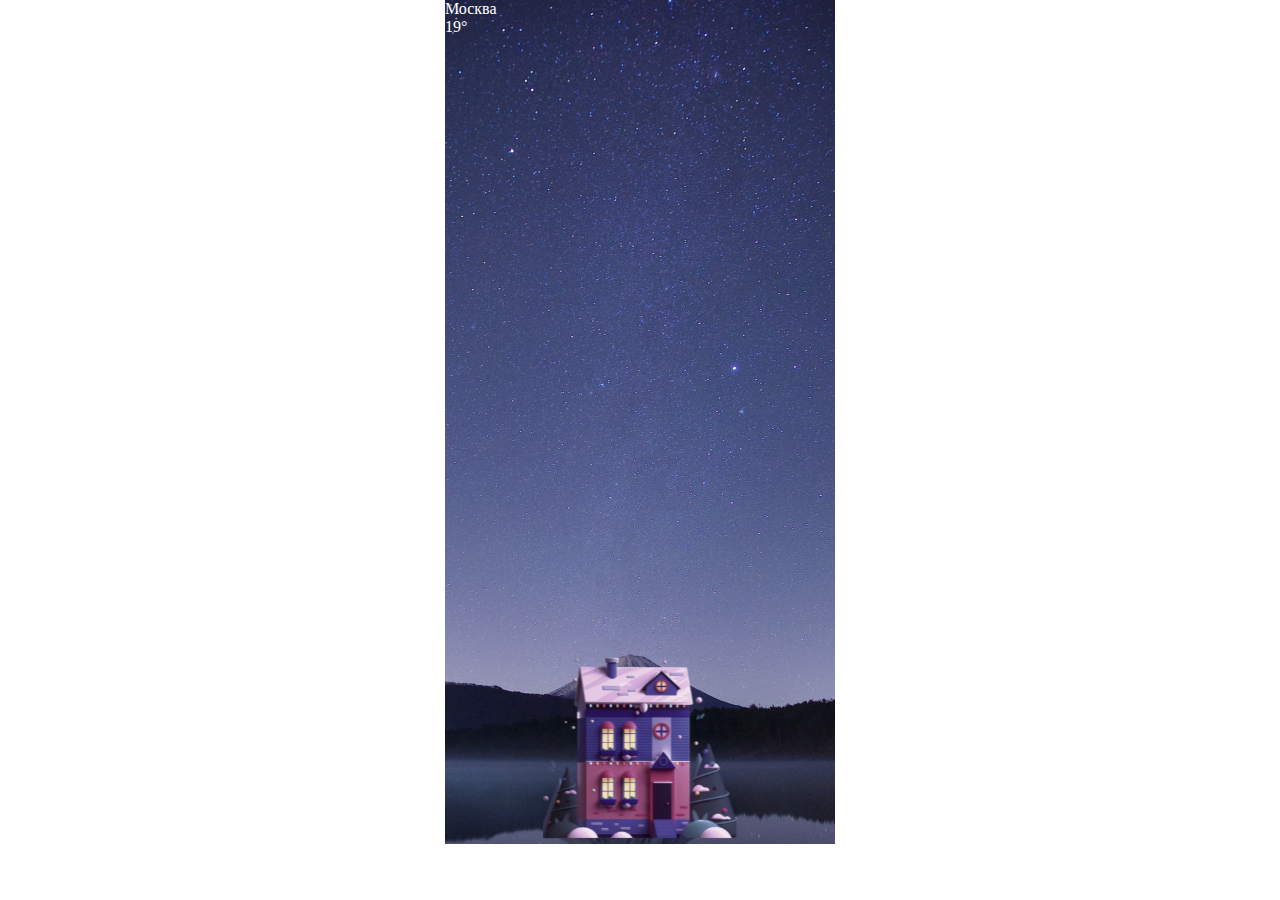
<file: index.html>
<!DOCTYPE html>
<html lang="en">
	<head>
		<meta charset="UTF-8" />
		<meta name="viewport" content="width=device-width, initial-scale=1.0" />
		<title>Moscow 19°</title>
		<link rel="stylesheet" href="css/page_one.css" />
	</head>
	<body>
		<div class="app">
			<div class="app-contant">
				<div class="app-city">Москва</div>
				<div class="app-degreed">19°</div>
			</div>
			<img src="img/im_house.svg" alt="im_house" class="house" />
		</div>
	</body>
</html>
</file>
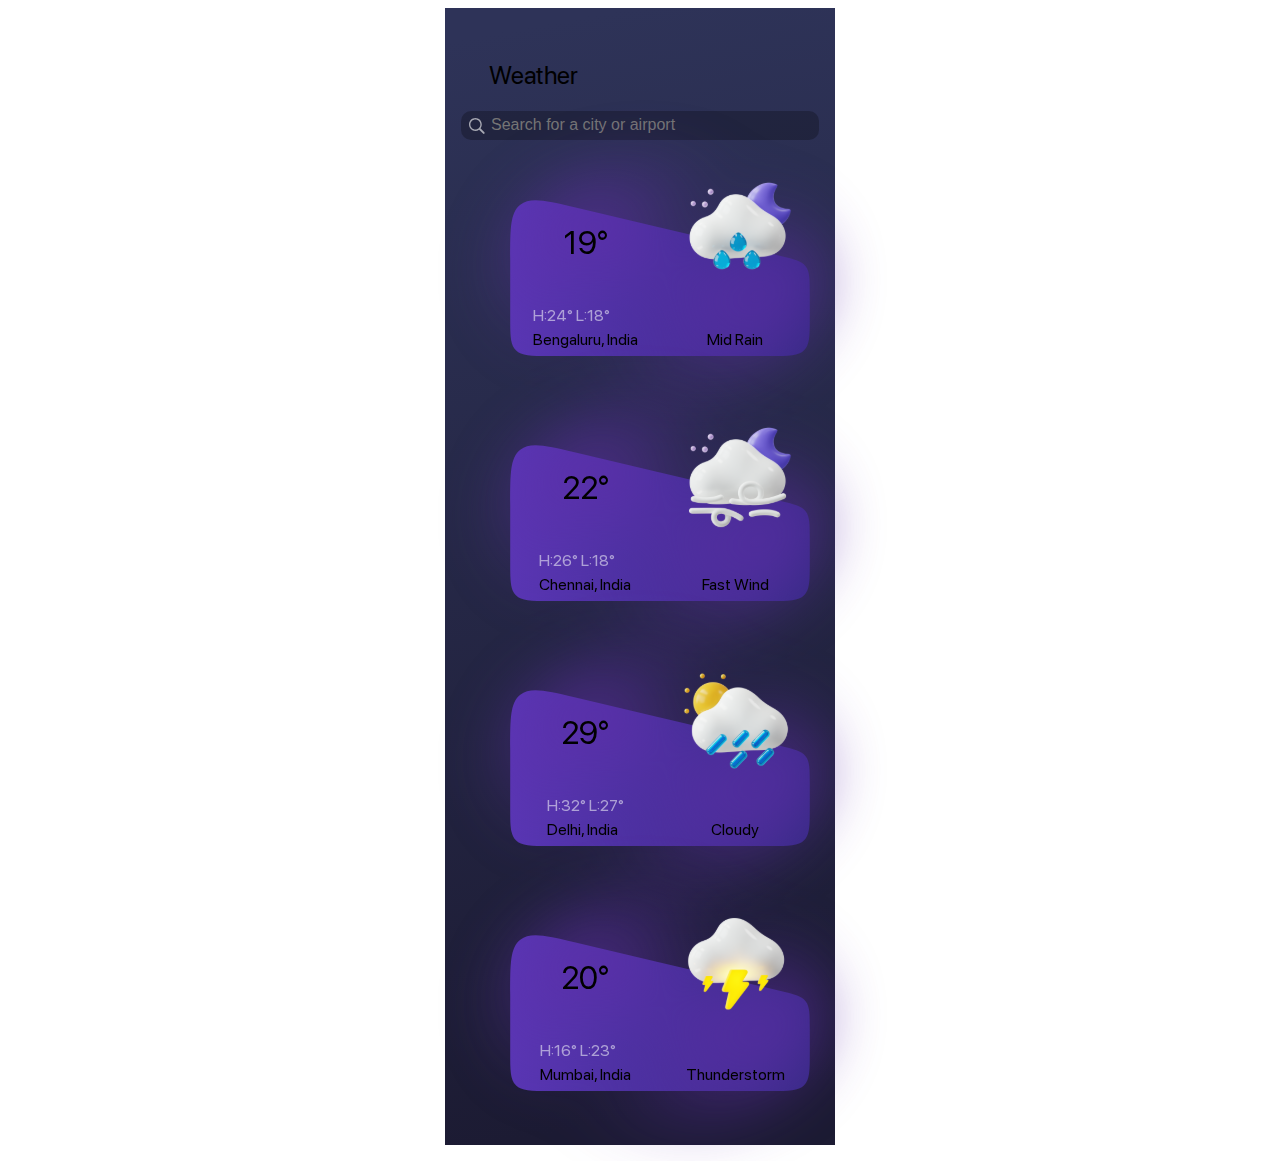
<file: page.html>
<!DOCTYPE html>
<html lang="en">
	<head>
		<meta charset="UTF-8" />
		<meta name="viewport" content="width=device-width, initial-scale=1.0" />
		<title>Weather</title>
		<link rel="stylesheet" href="css/common.css" />
		<link rel="stylesheet" href="css/aos.css" />
		<link rel="stylesheet" href="css/locations.css" />
	</head>
	<body>
		<div class="app">
			<div class="header">
				<div class="weather-text">Weather</div>
				<div class="input-text">
					<input
						type="text"
						placeholder="Search for a city or airport"
						class="search-input"
					/>
					<svg
						width="16"
						height="16"
						viewBox="0 0 16 16"
						fill="none"
						xmlns="http://www.w3.org/2000/svg"
						class="search-icon"
					>
						<path
							d="M6.3833 12.8767C7.76953 12.8767 9.04785 12.4285 10.0938 11.6814L14.0283 15.616C14.2109 15.7986 14.4517 15.8899 14.709 15.8899C15.2485 15.8899 15.6304 15.4749 15.6304 14.9436C15.6304 14.6946 15.5474 14.4539 15.3647 14.2795L11.4551 10.3616C12.2769 9.28247 12.7666 7.94604 12.7666 6.49341C12.7666 2.98218 9.89453 0.110107 6.3833 0.110107C2.88037 0.110107 0 2.97388 0 6.49341C0 10.0046 2.87207 12.8767 6.3833 12.8767ZM6.3833 11.4988C3.64404 11.4988 1.37793 9.23267 1.37793 6.49341C1.37793 3.75415 3.64404 1.48804 6.3833 1.48804C9.12256 1.48804 11.3887 3.75415 11.3887 6.49341C11.3887 9.23267 9.12256 11.4988 6.3833 11.4988Z"
							fill="currentColor"
						/>
					</svg>
				</div>
			</div>

			<ol class="app-content parent" data-aos="fade-in">
				<li class="content">
					<span class="content-temperature">19°</span>
					<img
						src="img/Moon_cloud_mid_rain.svg"
						alt="Moon cloud mid rain"
						class="content-cloud"
					/>
					<span class="content-city">
						<span class="content-high-low">H:24° L:18°</span><br />
						<span class="content-city-name">Bengaluru, India</span>
					</span>
					<span class="content-condition">
						<span class="empty-bg"> </span><br />
						<span class="content-condition">Mid Rain</span>
					</span>
				</li>

				<li class="content">
					<span class="content-temperature">22°</span>
					<img
						src="img/Moon_cloud_fast_wind.svg"
						alt="Moon cloud fast wind"
						class="content-cloud"
					/>
					<span class="content-city">
						<span class="content-high-low">H:26° L:18°</span><br />
						<span class="content-city-name">Chennai, India</span>
					</span>
					<span class="content-condition">
						<span class="empty-bg"> </span><br />
						<span class="content-condition">Fast Wind</span>
					</span>
				</li>

				<li class="content">
					<span class="content-temperature">29°</span>
					<img
						src="img/Sun_cloud_angled_rain.svg"
						alt="Moon cloud mid rain"
						class="content-cloud"
					/>
					<span class="content-city">
						<span class="content-high-low">H:32° L:27°</span><br />
						<span class="content-city-name">Delhi, India</span>
					</span>
					<span class="content-condition">
						<span class="empty-bg"> </span><br />
						<span class="content-condition">Cloudy</span>
					</span>
				</li>

				<li class="content">
					<span class="content-temperature">20°</span>
					<img
						src="img/Cloud_3_zap.svg"
						alt="Cloud 3 zap"
						class="content-cloud"
					/>
					<span class="content-city">
						<span class="content-high-low">H:16° L:23°</span><br />
						<span class="content-city-name">Mumbai, India</span>
					</span>
					<span class="content-condition">
						<span class="empty-bg"> </span><br />
						<span class="content-condition">Thunderstorm</span>
					</span>
				</li>
			</ol>

			<div class="not-found">
				<div class="not-found-text-hidden"></div>
				<button class="not-found-btn-hidden">Reset</button>
			</div>
		</div>
		<script src="js/aos.js"></script>

		<script src="js/locations.js"></script>
	</body>
</html>
</file>
<file: css/page_one.css>
* {
	margin: 0;
	padding: 0;
	color: #fff;
}

.app {
	max-width: 390px;
	max-height: 844px;
	height: 100vh;
	margin: 0 auto;
	background: url(../img/bg.jpg);
	background-size: 100% 100%;
	background-repeat: no-repeat;
	background-position: center;
	position: relative;
}

.app-content {
	padding-top: 20vh;
	text-align: center;
	position: relative;
	z-index: 2;
}

.house {
	max-width: 390px;
	max-height: 390px;
	position: absolute;
	bottom: 0;
	left: 50%;
	transform: translateX(-50%);
	z-index: 1;
}
</file>
<file: css/common.css>
body {
	font-family: SF Pro Display;
	line-height: 1.5;
	font-size: 1rem;
}
</file>
<file: css/locations.css>
@font-face {
	font-family: 'SF Pro Display';
	src: url('../fonts/SF-Pro-Display-Regular.woff2') format('woff2');
}

.app {
	max-width: 390px;
	max-height: 100%;
	background: linear-gradient(169.61deg, #2e3358 2.83%, #1c1b33 94.85%);
	margin: 0 auto;
	z-index: -1;
}

.weather-text {
	padding: 49px 9px 17px 44px;
	font-size: 1.56rem;
	font-weight: 400;
}

.input-text {
	display: grid;
	align-items: center;
	position: relative;
	padding-left: 16px;
	padding-right: 16px;
}

.search-input {
	border: none;
	border-radius: 10px;
	background: rgba(0, 0, 0, 0.25);
	max-width: 358px;
	max-height: 36px;
	outline: none;
	padding: 7px 8px 7px 30px;
	color: #fff;
}

.search-input::placeholder {
	font-size: 1rem;
	font-weight: 400;
}

.app-content {
	position: relative;
	margin: 25px;
}

.content-cloud {
	max-width: 160px;
	max-height: 160px;
}

.content {
	position: relative;
	display: grid;
	grid-template-columns: 50% auto;
	grid-template-rows: 100px auto;
	justify-items: center;
	align-items: center;
	max-width: 340px;
	min-height: 215px;
	background: url(../img/bg_temperature.svg) no-repeat;
	background-size: contain;
	background-position: center;
	margin-top: 30px;
	z-index: 3;
}

.content::before {
	position: absolute;
	content: '';
	max-width: 390px;
	max-height: 300px;
	width: 110%;
	height: 110%;
	border-radius: 60%;
	background: conic-gradient(
		from 180deg at 50% 50%,
		#612fab -90.71deg,
		rgba(97, 47, 171, 0) 50.02deg,
		#612fab 129.55deg,
		rgba(97, 47, 171, 0) 226.06deg,
		#612fab 269.29deg,
		rgba(97, 47, 171, 0) 410.02deg
	);
	opacity: 0.6;
	filter: blur(30px);
	z-index: -1;
	pointer-events: none;
}

.content-temperature {
	font-size: 2rem;
	font-weight: 400;
	margin-top: 30%;
}

.content-condition,
.content-city {
	font-size: 1rem;
	font-weight: 400;
}

.content-high-low {
	font-size: 1rem;
	font-weight: 400;
	color: rgba(235, 235, 245, 0.6);
}

.search-icon {
	position: absolute;
	width: 16px;
	height: 16px;
	padding: 10px 0;
	pointer-events: none;
	left: 24px;
	box-sizing: content-box;
	opacity: 0.6;
	transition: opacity 0.15s ease-in-out;
	color: #fff;
}

.search-input:focus ~ .search-icon {
	opacity: 0.4;
}

.not-found {
	display: flex;
	margin: 16px 48px;
	gap: 10px;
}

.not-found-text-hidden,
.not-found-btn-hidden {
	display: none;
}

.not-found-btn {
	flex: 1;
	border: none;
	border-radius: 10px;
	margin: 5px 0;
}

.not-found-btn:hover {
	transition: opacity 0.5s ease-in-out;
	opacity: 0.8;
}

.not-found-text {
	font-size: 1.56rem;
	font-weight: 400;
}

.content-hidden {
	display: none;
}
</file>
